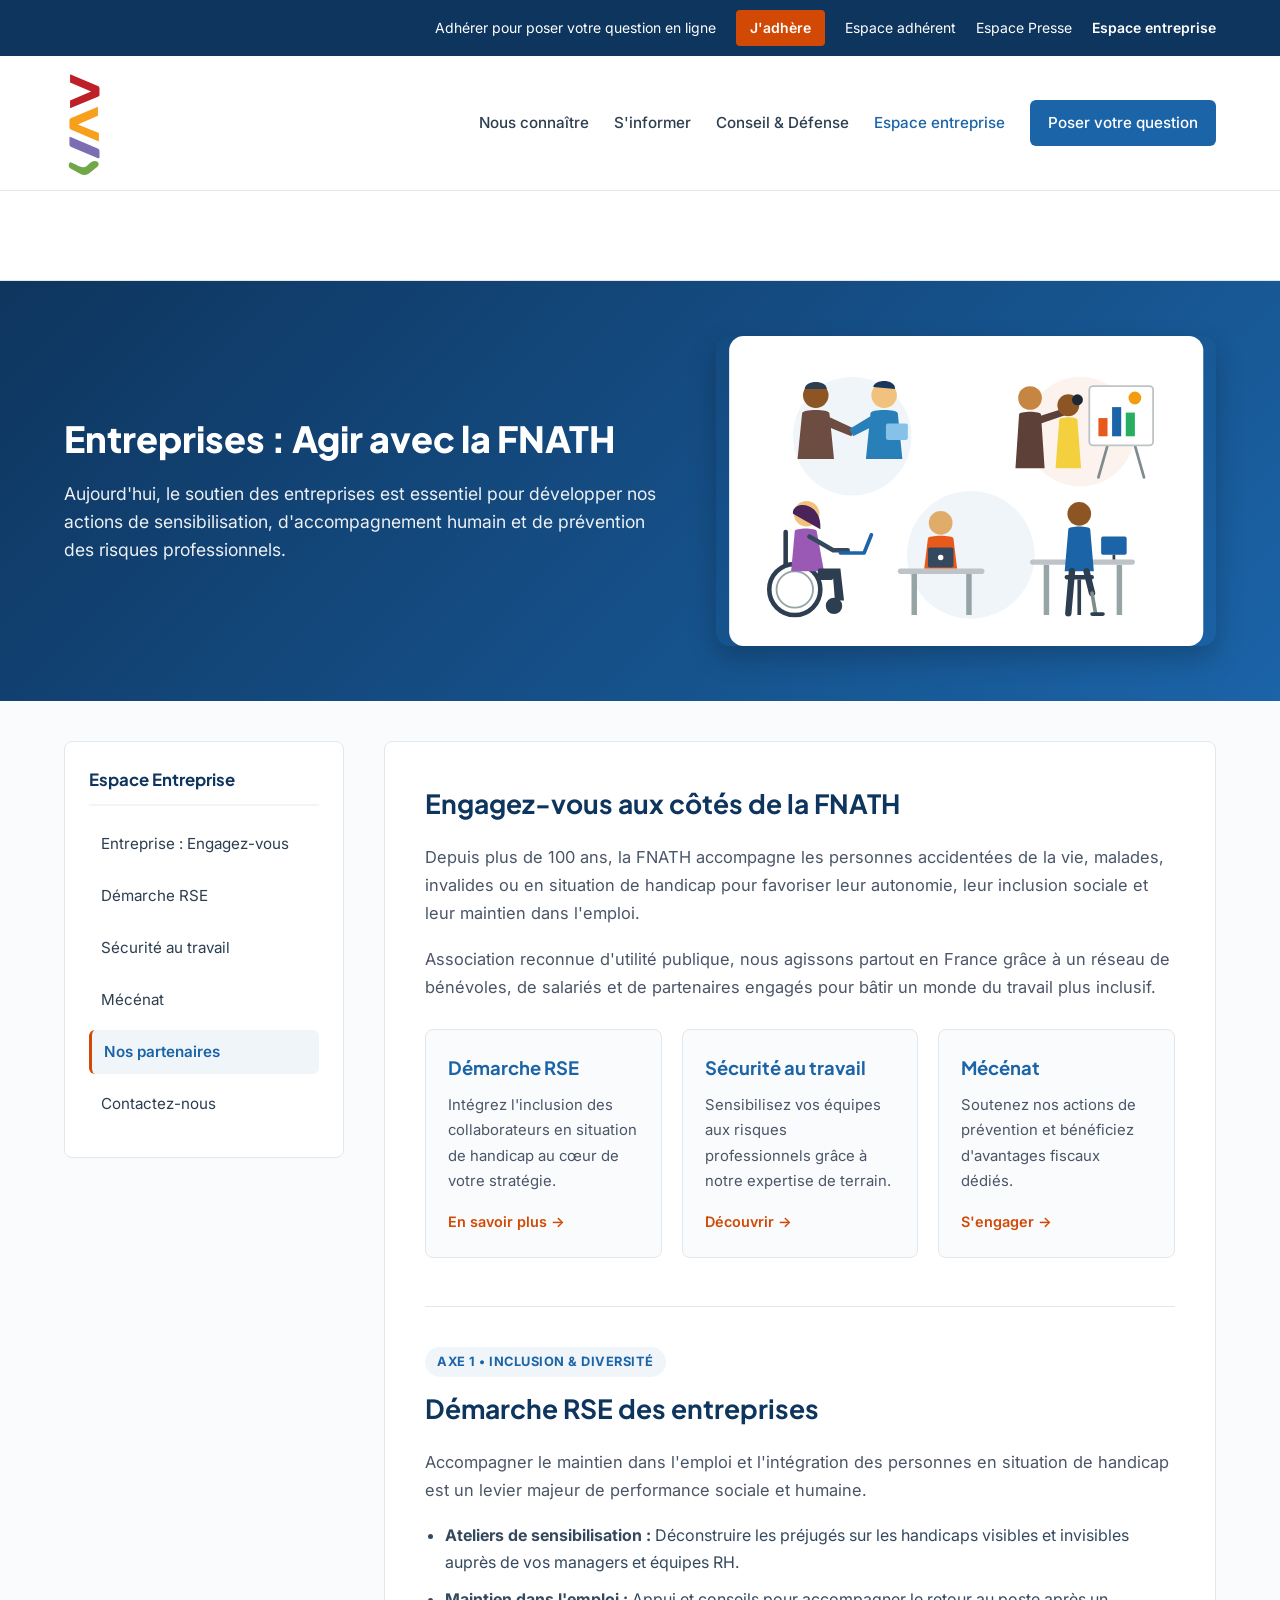
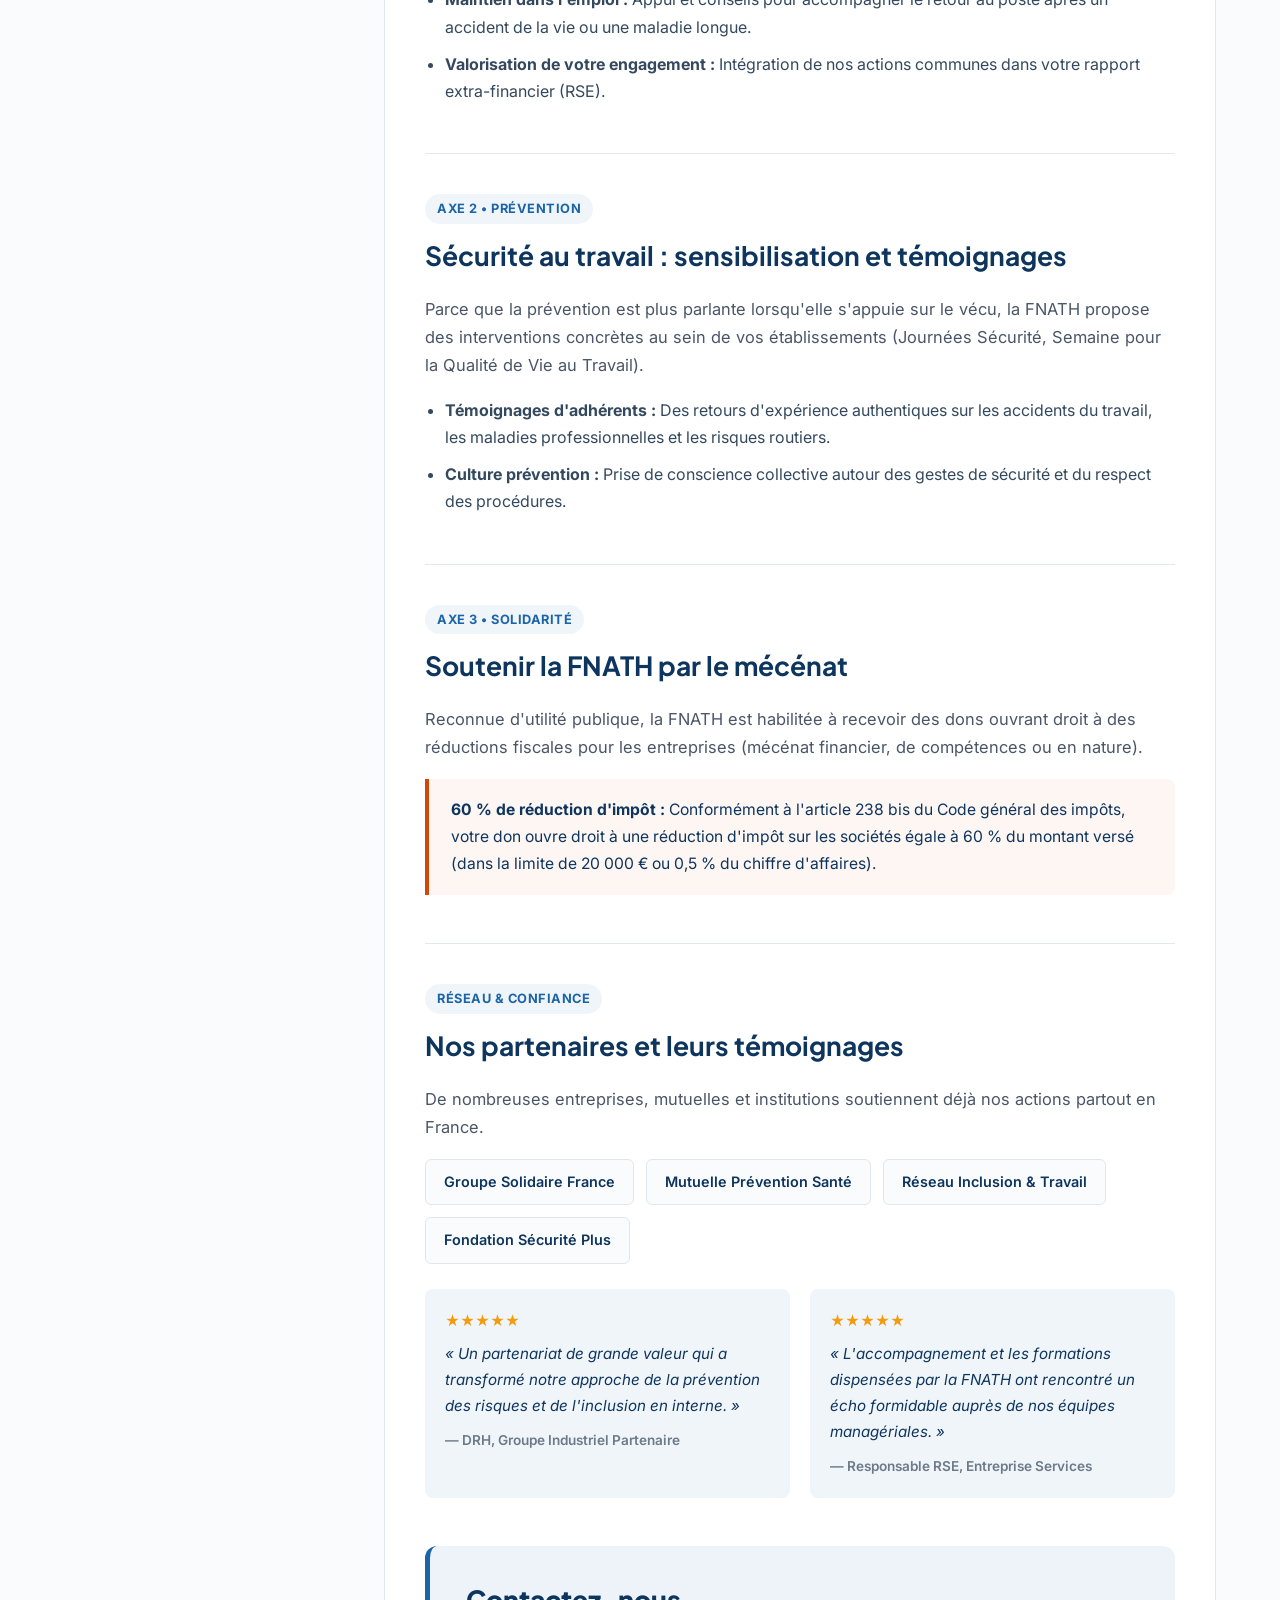
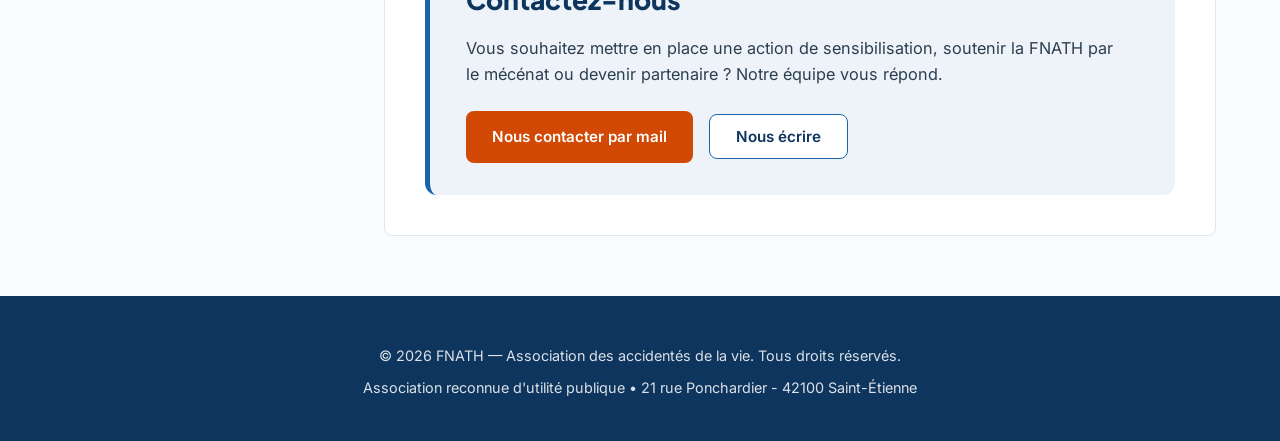
<file: index.html>
<!DOCTYPE html>
<html lang="fr">
<head>
    <meta charset="UTF-8">
    <meta name="viewport" content="width=device-width, initial-scale=1.0">
    <title>Espace Entreprises – Engagez-vous aux côtés de la FNATH</title>
    <!-- Google Fonts -->
    <link rel="preconnect" href="https://fonts.googleapis.com">
    <link rel="preconnect" href="https://fonts.gstatic.com" crossorigin>
    <link href="https://fonts.googleapis.com/css2?family=Inter:wght@400;500;600&family=Plus+Jakarta+Sans:wght@600;700;800&display=swap" rel="stylesheet">
    <link rel="stylesheet" href="style.css">
</head>
<body>

    <!-- Top Bar -->
    <div class="top-bar">
        <a href="#">Adhérer pour poser votre question en ligne</a>
        <a href="#" class="btn-adherer-top">J'adhère</a>
        <a href="#">Espace adhérent</a>
        <a href="#">Espace Presse</a>
        <a href="#" style="font-weight: 600;">Espace entreprise</a>
    </div>


    <!-- Main Header -->
    <header class="main-header">
        
<!-- LOGO FNATH -->
<a href="https://www.fnath.org" class="logo-container">

    <svg
        xmlns="http://www.w3.org/2000/svg"
        viewBox="0 0 120 355"
        width="45"
        height="125"
        style="width:45px; height:125px; max-width:45px; display:block; flex-shrink:0;"
        role="img"
        aria-label="Logo FNATH">

        <!-- ROUGE -->
        <path
            d="M15 20 L105 58 Q110 60 110 65
               L110 87 Q110 91 105 93
               L15 130 L15 105 L83 76 L15 47 Z"
            fill="#BD2028"/>

        <!-- ORANGE -->
        <path
            d="M105 125 L15 163 Q13 165 13 171
               L13 191 Q13 196 19 199
               L108 237 L108 210 L40 182 L105 154 Z"
            fill="#F6A01C"/>

        <!-- VIOLET -->
        <path
            d="M15 222 Q13 222 13 228
               L13 247 Q13 252 19 255
               L105 291 Q110 293 110 288
               L110 268 Q110 263 104 260 Z"
            fill="#7D6DB1"/>

        <!-- VERT -->
        <path
            d="M15 304 C30 307 43 320 58 320
               C73 320 78 300 95 300
               C106 300 111 310 104 318
               L77 340 C68 347 56 346 47 341
               L18 325 C10 321 8 311 15 304 Z"
            fill="#70A848"/>

    </svg>

</a>

        <nav class="main-nav">
            <a href="#">Nous connaître</a>
            <a href="#">S'informer</a>
            <a href="#">Conseil & Défense</a>
            <a href="#" class="active">Espace entreprise</a>
            <a href="#" class="btn-question">Poser votre question</a>
        </nav>
    </header>
<header class="main-header">

    <a href="https://www.fnath.org" class="logo-container">
        <!-- Ton SVG du logo FNATH ici -->
    </a>

    <nav class="main-nav">
        <!-- Tes liens de navigation ici -->
    </nav>

</header>


        

    <!-- Hero Section avec le dessin vectoriel inclusif -->
    <section class="hero-section">
        <div class="hero-content">
            <h2>Entreprises : Agir avec la FNATH</h2>
            <p>Aujourd'hui, le soutien des entreprises est essentiel pour développer nos actions de sensibilisation, d'accompagnement humain et de prévention des risques professionnels.</p>
        </div>
        <div class="hero-illustration">
            <svg viewBox="0 0 520 340" fill="none" xmlns="http://www.w3.org/2000/svg" role="img" aria-label="Illustration de collaborateurs en situation de handicap travaillant ensemble">
                <rect width="520" height="340" rx="16" fill="#FFFFFF"/>
                <circle cx="135" cy="110" r="65" fill="#F0F5FA"/>
                <circle cx="385" cy="105" r="60" fill="#FDF3EE"/>
                <circle cx="265" cy="240" r="70" fill="#F0F5FA"/>

                <!-- Scène 1 : Poignée de main -->
                <circle cx="95" cy="65" r="14" fill="#8D5524"/>
                <path d="M83 58 C83 48, 107 48, 107 58" fill="#2C3E50"/>
                <path d="M75 135 L80 85 C80 80, 110 80, 110 85 L115 135 Z" fill="#6D4C41"/>
                <path d="M108 88 L138 102 L134 110 L104 98 Z" fill="#6D4C41"/>
                <circle cx="170" cy="65" r="14" fill="#F1C27D"/>
                <path d="M158 56 C160 47, 182 47, 182 58" fill="#1B365D"/>
                <path d="M150 135 L155 85 C155 80, 185 80, 185 85 L190 135 Z" fill="#2980B9"/>
                <path d="M155 88 L132 102 L136 110 L160 98 Z" fill="#2980B9"/>
                <rect x="172" y="96" width="24" height="18" rx="2" fill="#85C1E9"/>

                <!-- Scène 2 : Présentation -->
                <line x1="415" y1="120" x2="405" y2="155" stroke="#7F8C8D" stroke-width="3" stroke-linecap="round"/>
                <line x1="445" y1="120" x2="455" y2="155" stroke="#7F8C8D" stroke-width="3" stroke-linecap="round"/>
                <rect x="395" y="55" width="70" height="65" rx="4" fill="#FFFFFF" stroke="#BDC3C7" stroke-width="2"/>
                <rect x="405" y="90" width="10" height="20" fill="#E85A1B"/>
                <rect x="420" y="78" width="10" height="32" fill="#1B64A8"/>
                <rect x="435" y="84" width="10" height="26" fill="#27AE60"/>
                <circle cx="445" cy="68" r="7" fill="#F39C12"/>
                <circle cx="330" cy="68" r="13" fill="#C68642"/>
                <path d="M314 145 L318 86 C318 82, 342 82, 342 86 L346 145 Z" fill="#5D4037"/>
                <path d="M340 88 L372 78 L374 85 L342 96 Z" fill="#5D4037"/>
                <circle cx="372" cy="76" r="12" fill="#8D5524"/>
                <circle cx="382" cy="70" r="6" fill="#1C2833"/>
                <path d="M358 145 L362 92 C362 88, 382 88, 382 92 L386 145 Z" fill="#F4D03F"/>

                <!-- Scène 3 : Fauteuil roulant -->
                <path d="M62 215 L62 265 L112 265" stroke="#2C3E50" stroke-width="5" stroke-linecap="round" stroke-linejoin="round"/>
                <circle cx="72" cy="278" r="28" stroke="#2C3E50" stroke-width="5" fill="#FFFFFF"/>
                <circle cx="72" cy="278" r="20" stroke="#95A5A6" stroke-width="2"/>
                <circle cx="115" cy="296" r="9" fill="#2C3E50"/>
                <circle cx="85" cy="195" r="14" fill="#F1C27D"/>
                <path d="M70 195 C68 180, 102 180, 100 212" fill="#4A235A"/>
                <path d="M68 258 L72 214 C72 210, 96 210, 96 214 L104 258 Z" fill="#9B59B6"/>
                <path d="M98 255 L122 255 L126 290 L116 290 L114 265 L96 265 Z" fill="#2C3E50"/>
                <path d="M88 220 L114 235 L130 235" stroke="#34495E" stroke-width="5" stroke-linecap="round"/>
                <path d="M122 238 L148 238 L156 218" stroke="#1B64A8" stroke-width="4" stroke-linecap="round" stroke-linejoin="round"/>

                <!-- Scène 4 : Bureau -->
                <rect x="185" y="255" width="95" height="6" rx="3" fill="#BDC3C7"/>
                <rect x="200" y="261" width="6" height="45" fill="#95A5A6"/>
                <rect x="260" y="261" width="6" height="45" fill="#95A5A6"/>
                <circle cx="232" cy="205" r="13" fill="#E0AC69"/>
                <path d="M214 255 L218 222 C218 218, 246 218, 246 222 L250 255 Z" fill="#E85A1B"/>
                <rect x="218" y="232" width="28" height="22" rx="2" fill="#34495E"/>
                <circle cx="232" cy="243" r="3" fill="#FFFFFF"/>

                <!-- Scène 5 : Prothèse -->
                <rect x="330" y="245" width="115" height="6" rx="3" fill="#BDC3C7"/>
                <rect x="345" y="251" width="6" height="55" fill="#95A5A6"/>
                <rect x="425" y="251" width="6" height="55" fill="#95A5A6"/>
                <rect x="368" y="262" width="32" height="5" rx="2" fill="#2C3E50"/>
                <line x1="384" y1="267" x2="384" y2="306" stroke="#2C3E50" stroke-width="4"/>
                <circle cx="384" cy="195" r="13" fill="#8D5524"/>
                <path d="M368 258 L372 212 C372 208, 396 208, 396 212 L400 258 Z" fill="#1B64A8"/>
                <path d="M376 258 L372 304" stroke="#2C3E50" stroke-width="7" stroke-linecap="round"/>
                <path d="M392 258 L398 282" stroke="#2C3E50" stroke-width="7" stroke-linecap="round"/>
                <line x1="398" y1="282" x2="402" y2="305" stroke="#7F8C8D" stroke-width="4" stroke-linecap="round"/>
                <path d="M398 305 L410 305" stroke="#2C3E50" stroke-width="4" stroke-linecap="round"/>
                <rect x="408" y="220" width="28" height="20" rx="2" fill="#1B64A8"/>
                <line x1="422" y1="240" x2="422" y2="245" stroke="#2C3E50" stroke-width="3"/>
            </svg>
        </div>
    </section>

    <!-- Layout with Sidebar & Content -->
    <div class="container-layout">
        <!-- Sidebar Navigation avec ancres fonctionnelles -->
        <aside class="sidebar">
            <h3>Espace Entreprise</h3>
            <ul>
                <li><a href="#engager" class="active">Entreprise : Engagez-vous</a></li>
                <li><a href="#demarche-rse">Démarche RSE</a></li>
                <li><a href="#securite-travail">Sécurité au travail</a></li>
                <li><a href="#mecenat">Mécénat</a></li>
                <li><a href="#partenaires">Nos partenaires</a></li>
                <li><a href="#contactez-nous">Contactez-nous</a></li>
            </ul>
        </aside>

        <!-- Main Content Area -->
        <main class="content-main">
            <!-- 1. Introduction -->
            <section id="engager" class="content-section">
                <h2>Engagez-vous aux côtés de la FNATH</h2>
                <p>Depuis plus de 100 ans, la FNATH accompagne les personnes accidentées de la vie, malades, invalides ou en situation de handicap pour favoriser leur autonomie, leur inclusion sociale et leur maintien dans l'emploi.</p>
                <p>Association reconnue d'utilité publique, nous agissons partout en France grâce à un réseau de bénévoles, de salariés et de partenaires engagés pour bâtir un monde du travail plus inclusif.</p>

                <div class="pillars-grid">
                    <div class="pillar-card">
                        <h3>Démarche RSE</h3>
                        <p>Intégrez l'inclusion des collaborateurs en situation de handicap au cœur de votre stratégie.</p>
                        <a href="#demarche-rse" class="card-link">En savoir plus →</a>
                    </div>
                    <div class="pillar-card">
                        <h3>Sécurité au travail</h3>
                        <p>Sensibilisez vos équipes aux risques professionnels grâce à notre expertise de terrain.</p>
                        <a href="#securite-travail" class="card-link">Découvrir →</a>
                    </div>
                    <div class="pillar-card">
                        <h3>Mécénat</h3>
                        <p>Soutenez nos actions de prévention et bénéficiez d'avantages fiscaux dédiés.</p>
                        <a href="#mecenat" class="card-link">S'engager →</a>
                    </div>
                </div>
            </section>

            <!-- 2. Rubrique Démarche RSE -->
            <section id="demarche-rse" class="content-section section-divider">
                <span class="section-badge">Axe 1 • Inclusion & Diversité</span>
                <h2>Démarche RSE des entreprises</h2>
                <p>Accompagner le maintien dans l'emploi et l'intégration des personnes en situation de handicap est un levier majeur de performance sociale et humaine.</p>
                <ul class="feature-list">
                    <li><strong>Ateliers de sensibilisation :</strong> Déconstruire les préjugés sur les handicaps visibles et invisibles auprès de vos managers et équipes RH.</li>
                    <li><strong>Maintien dans l'emploi :</strong> Appui et conseils pour accompagner le retour au poste après un accident de la vie ou une maladie longue.</li>
                    <li><strong>Valorisation de votre engagement :</strong> Intégration de nos actions communes dans votre rapport extra-financier (RSE).</li>
                </ul>
            </section>

            <!-- 3. Rubrique Sécurité au travail -->
            <section id="securite-travail" class="content-section section-divider">
                <span class="section-badge">Axe 2 • Prévention</span>
                <h2>Sécurité au travail : sensibilisation et témoignages</h2>
                <p>Parce que la prévention est plus parlante lorsqu'elle s'appuie sur le vécu, la FNATH propose des interventions concrètes au sein de vos établissements (Journées Sécurité, Semaine pour la Qualité de Vie au Travail).</p>
                <ul class="feature-list">
                    <li><strong>Témoignages d'adhérents :</strong> Des retours d'expérience authentiques sur les accidents du travail, les maladies professionnelles et les risques routiers.</li>
                    <li><strong>Culture prévention :</strong> Prise de conscience collective autour des gestes de sécurité et du respect des procédures.</li>
                </ul>
            </section>

            <!-- 4. Rubrique Mécénat -->
            <section id="mecenat" class="content-section section-divider">
                <span class="section-badge">Axe 3 • Solidarité</span>
                <h2>Soutenir la FNATH par le mécénat</h2>
                <p>Reconnue d'utilité publique, la FNATH est habilitée à recevoir des dons ouvrant droit à des réductions fiscales pour les entreprises (mécénat financier, de compétences ou en nature).</p>
                <div class="mecenat-highlight">
                    <strong>60 % de réduction d'impôt :</strong> Conformément à l'article 238 bis du Code général des impôts, votre don ouvre droit à une réduction d'impôt sur les sociétés égale à 60 % du montant versé (dans la limite de 20 000 € ou 0,5 % du chiffre d'affaires).
                </div>
            </section>

            <!-- 5. Rubrique Nos partenaires & Avis -->
            <section id="partenaires" class="content-section section-divider">
                <span class="section-badge">Réseau & Confiance</span>
                <h2>Nos partenaires et leurs témoignages</h2>
                <p>De nombreuses entreprises, mutuelles et institutions soutiennent déjà nos actions partout en France.</p>
                
                <div class="partners-logos">
                    <span class="partner-pill">Groupe Solidaire France</span>
                    <span class="partner-pill">Mutuelle Prévention Santé</span>
                    <span class="partner-pill">Réseau Inclusion & Travail</span>
                    <span class="partner-pill">Fondation Sécurité Plus</span>
                </div>

                <div class="testimonials-grid">
                    <div class="testimonial-card">
                        <div class="stars">★★★★★</div>
                        <p>« Un partenariat de grande valeur qui a transformé notre approche de la prévention des risques et de l'inclusion en interne. »</p>
                        <div class="testimonial-author">— DRH, Groupe Industriel Partenaire</div>
                    </div>
                    <div class="testimonial-card">
                        <div class="stars">★★★★★</div>
                        <p>« L'accompagnement et les formations dispensées par la FNATH ont rencontré un écho formidable auprès de nos équipes managériales. »</p>
                        <div class="testimonial-author">— Responsable RSE, Entreprise Services</div>
                    </div>
                </div>
            </section>

            <!-- 6. Rubrique Contactez-nous -->
            <section class="contact-card-fnath" id="contactez-nous">
                <h3>Contactez-nous</h3>
                <p>Vous souhaitez mettre en place une action de sensibilisation, soutenir la FNATH par le mécénat ou devenir partenaire ? Notre équipe vous répond.</p>
                <div class="contact-actions">
                    <a href="mailto:communication@fnath.com" class="btn-mail-orange">Nous contacter par mail</a>
                    <button type="button" class="btn-ecrire-outline" id="btn-toggle-form">Nous écrire</button>
                </div>

                <form class="contact-inline-form" id="contact-form" hidden>
                    <div class="form-row">
                        <input type="text" placeholder="Nom de votre entreprise" required>
                        <input type="email" placeholder="Votre email professionnel" required>
                    </div>
                    <textarea rows="3" placeholder="Votre message (RSE, sécurité au travail, mécénat, partenariat...)" required></textarea>
                    <button type="submit" class="btn-mail-orange">Envoyer le message</button>
                    <span class="form-feedback" id="form-feedback"></span>
                </form>
            </section>
        </main>
    </div>

    <!-- Footer -->
    <footer>
        <p>&copy; 2026 FNATH — Association des accidentés de la vie. Tous droits réservés.</p>
        <p>Association reconnue d'utilité publique • 21 rue Ponchardier - 42100 Saint-Étienne</p>
    </footer>

    <script src="script.js"></script>
</body>
</html>
</file>
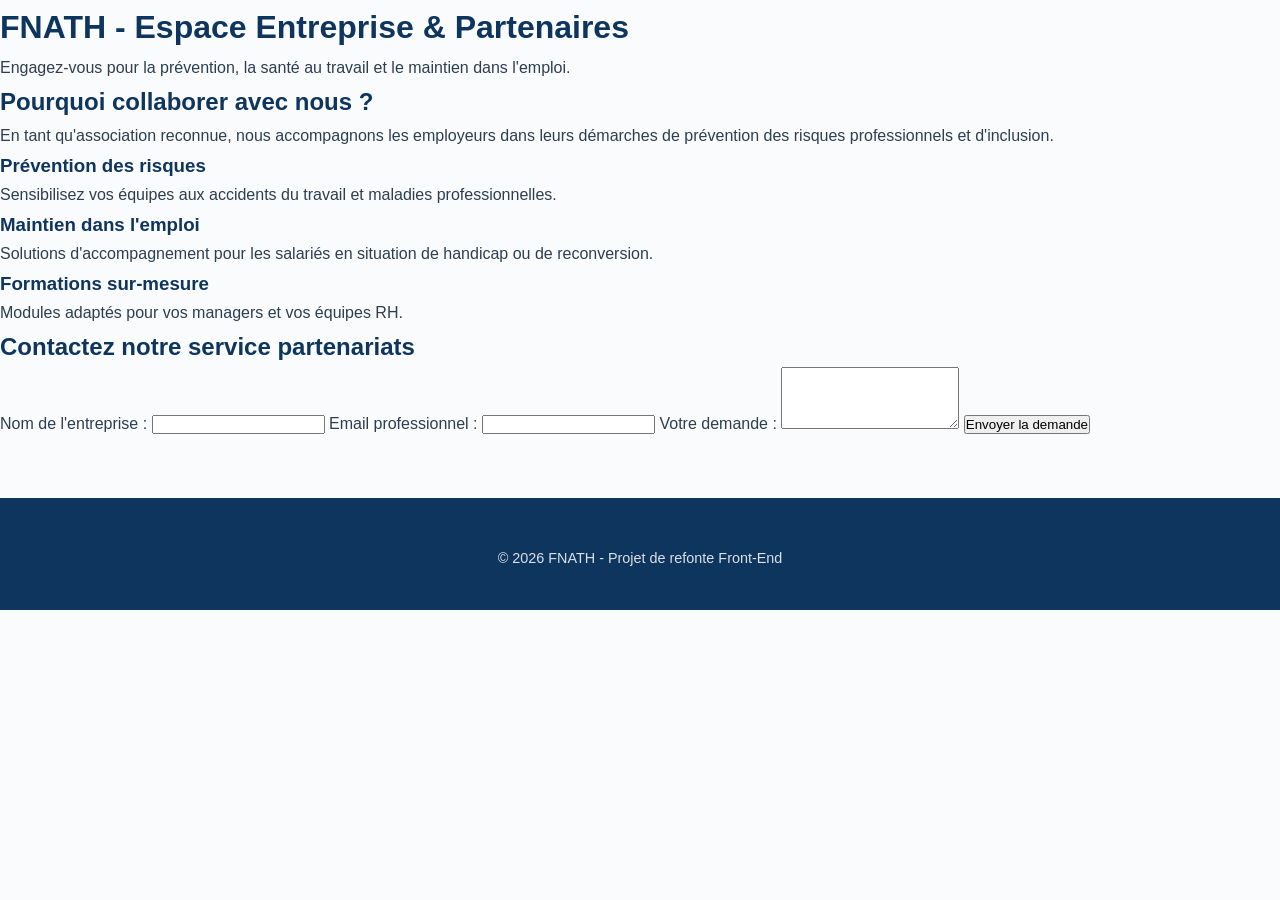
<file: entreprise.html>
<!DOCTYPE html>
<html lang="fr">
<head>
    <meta charset="UTF-8">
    <meta name="viewport" content="width=device-width, initial-scale=1.0">
    <title>Espace Entreprise - FNATH</title>
    <link rel="stylesheet" href="style.css">
</head>
<body>

    <!-- En-tête de la page -->
    <header>
        <div class="container">
            <h1>FNATH - Espace Entreprise & Partenaires</h1>
            <p>Engagez-vous pour la prévention, la santé au travail et le maintien dans l'emploi.</p>
        </div>
    </header>

    <!-- Contenu principal -->
    <main class="container">
        <section class="intro">
            <h2>Pourquoi collaborer avec nous ?</h2>
            <p>En tant qu'association reconnue, nous accompagnons les employeurs dans leurs démarches de prévention des risques professionnels et d'inclusion.</p>
        </section>

        <!-- Nos services en grille -->
        <section class="services-grid">
            <div class="card">
                <h3>Prévention des risques</h3>
                <p>Sensibilisez vos équipes aux accidents du travail et maladies professionnelles.</p>
            </div>
            <div class="card">
                <h3>Maintien dans l'emploi</h3>
                <p>Solutions d'accompagnement pour les salariés en situation de handicap ou de reconversion.</p>
            </div>
            <div class="card">
                <h3>Formations sur-mesure</h3>
                <p>Modules adaptés pour vos managers et vos équipes RH.</p>
            </div>
        </section>

        <!-- Formulaire de contact interactif -->
        <section class="contact-section">
            <h2>Contactez notre service partenariats</h2>
            <form id="contactForm">
                <label for="societe">Nom de l'entreprise :</label>
                <input type="text" id="societe" required>

                <label for="email">Email professionnel :</label>
                <input type="email" id="email" required>

                <label for="message">Votre demande :</label>
                <textarea id="message" rows="4" required></textarea>

                <button type="submit">Envoyer la demande</button>
            </form>
            <p id="formMessage" style="color: green; margin-top: 10px;"></p>
        </section>
    </main>

    <!-- Pied de page -->
    <footer>
        <p>&copy; 2026 FNATH - Projet de refonte Front-End</p>
    </footer>

    <script src="script.js"></script>
</body>
</html>
</file>
<file: style.css>
:root {
    --fnath-dark: #0E355E;
    --fnath-blue: #1B64A8;
    --fnath-blue-light: #F0F5FA;
    --fnath-orange: #D14905;
    --fnath-orange-hover: #B83D00;
    --fnath-text: #2C3E50;
    --fnath-gray: #6C7A89;
    --fnath-bg: #FAFBFC;
    --fnath-border: #E1E8ED;
}

html {
    scroll-behavior: smooth;
}

* {
    box-sizing: border-box;
    margin: 0;
    padding: 0;
}

body {
    font-family: 'Inter', sans-serif;
    color: var(--fnath-text);
    background-color: var(--fnath-bg);
    line-height: 1.7;
}

h1, h2, h3, h4 {
    font-family: 'Plus Jakarta Sans', sans-serif;
    color: var(--fnath-dark);
}

/* Top Bar */
.top-bar {
    background-color: var(--fnath-dark);
    color: #FFFFFF;
    font-size: 0.875rem;
    padding: 10px 5%;
    display: flex;
    justify-content: flex-end;
    align-items: center;
    gap: 20px;
}

.top-bar a {
    color: #FFFFFF;
    text-decoration: none;
    transition: opacity 0.2s;
}

.top-bar a:hover {
    opacity: 0.8;
}

.btn-adherer-top {
    background-color: var(--fnath-orange);
    color: #FFFFFF !important;
    padding: 6px 14px;
    border-radius: 4px;
    font-weight: 600;
}


/* Main Header */
.main-header {
    background-color: #FFFFFF;
    border-bottom: 1px solid var(--fnath-border);
    padding: 15px 5%;
    display: flex;
    justify-content: space-between;
    align-items: center;
    position: sticky;
    top: 0;
    z-index: 1000;
}

.logo-container {
    display: flex;
    align-items: center;
    gap: 12px;
    text-decoration: none;
}

.logo-svg {
    display: flex;
    align-items: center;
    gap: 8px;
}

.logo-text h1 {
    font-size: 1.25rem;
    font-weight: 800;
    color: var(--fnath-dark);
    line-height: 1.1;
}

.logo-text span {
    font-size: 0.7rem;
    color: var(--fnath-gray);
    text-transform: uppercase;
    letter-spacing: 0.5px;
}

.main-nav {
    display: flex;
    align-items: center;
    gap: 24px;
}

.main-nav a {
    text-decoration: none;
    color: var(--fnath-text);
    font-weight: 500;
    font-size: 0.95rem;
    transition: color 0.2s;
}

.main-nav a:hover, .main-nav a.active {
    color: var(--fnath-blue);
}

.btn-question {
    background-color: var(--fnath-blue);
    color: #FFFFFF !important;
    padding: 10px 18px;
    border-radius: 6px;
    font-weight: 600;
    font-size: 0.9rem;
    transition: background 0.2s;
}

.btn-question:hover {
    background-color: var(--fnath-dark);
}



/* Hero Section */
.hero-section {
    background: linear-gradient(135deg, var(--fnath-dark) 0%, var(--fnath-blue) 100%);
    color: #FFFFFF;
    padding: 55px 5%;
    display: grid;
    grid-template-columns: 1.1fr 0.9fr;
    gap: 40px;
    align-items: center;
}

.hero-content h2 {
    font-size: 2.25rem;
    color: #FFFFFF;
    margin-bottom: 20px;
    font-weight: 800;
    line-height: 1.2;
}

.hero-content p {
    font-size: 1.1rem;
    opacity: 0.92;
    line-height: 1.6;
}

.hero-illustration svg {
    width: 100%;
    height: auto;
    max-height: 310px;
    border-radius: 14px;
    box-shadow: 0 12px 28px rgba(0, 0, 0, 0.22);
    display: block;
}

/* Layout with Sidebar */
.container-layout {
    max-width: 1280px;
    margin: 40px auto;
    padding: 0 5%;
    display: grid;
    grid-template-columns: 280px 1fr;
    gap: 40px;
}

/* Sidebar */
.sidebar {
    background: #FFFFFF;
    border: 1px solid var(--fnath-border);
    border-radius: 8px;
    padding: 24px;
    height: fit-content;
    position: sticky;
    top: 100px;
}

.sidebar h3 {
    font-size: 1.05rem;
    font-weight: 700;
    color: var(--fnath-dark);
    margin-bottom: 16px;
    padding-bottom: 10px;
    border-bottom: 2px solid var(--fnath-blue-light);
}

.sidebar ul {
    list-style: none;
}

.sidebar li {
    margin-bottom: 8px;
}

.sidebar a {
    text-decoration: none;
    color: var(--fnath-text);
    font-size: 0.95rem;
    display: block;
    padding: 9px 12px;
    border-radius: 6px;
    transition: all 0.2s;
}

.sidebar a:hover {
    background-color: var(--fnath-blue-light);
    color: var(--fnath-blue);
}

.sidebar a.active {
    background-color: var(--fnath-blue-light);
    color: var(--fnath-blue);
    font-weight: 600;
    border-left: 3px solid var(--fnath-orange);
}

/* Main Content */
.content-main {
    background: #FFFFFF;
    border: 1px solid var(--fnath-border);
    border-radius: 8px;
    padding: 40px;
}

.content-section {
    scroll-margin-top: 110px;
}

.section-divider {
    margin-top: 48px;
    padding-top: 40px;
    border-top: 1px solid var(--fnath-border);
}

.section-badge {
    display: inline-block;
    background-color: var(--fnath-blue-light);
    color: var(--fnath-blue);
    font-size: 0.8rem;
    font-weight: 700;
    text-transform: uppercase;
    letter-spacing: 0.5px;
    padding: 4px 12px;
    border-radius: 20px;
    margin-bottom: 10px;
}

.content-main h2 {
    font-size: 1.65rem;
    margin-bottom: 16px;
    color: var(--fnath-dark);
}

.content-main p {
    margin-bottom: 18px;
    font-size: 1.03rem;
    color: #4A5568;
}

/* Listes à puces soignées */
.feature-list {
    margin: 15px 0 10px 20px;
    color: #34495E;
}

.feature-list li {
    margin-bottom: 10px;
    font-size: 1rem;
}

/* Encart fiscal Mécénat */
.mecenat-highlight {
    background-color: #FDF6F2;
    border-left: 4px solid var(--fnath-orange);
    padding: 18px 22px;
    border-radius: 0 8px 8px 0;
    color: var(--fnath-dark);
    font-size: 0.98rem;
    margin-top: 15px;
}

/* Pastilles partenaires */
.partners-logos {
    display: flex;
    flex-wrap: wrap;
    gap: 12px;
    margin-bottom: 25px;
}

.partner-pill {
    background-color: var(--fnath-bg);
    border: 1px solid var(--fnath-border);
    padding: 10px 18px;
    border-radius: 6px;
    font-weight: 600;
    font-size: 0.9rem;
    color: var(--fnath-dark);
}

/* Cards Grid */
.pillars-grid {
    display: grid;
    grid-template-columns: repeat(auto-fit, minmax(230px, 1fr));
    gap: 20px;
    margin-top: 28px;
}

.pillar-card {
    background: var(--fnath-bg);
    border: 1px solid var(--fnath-border);
    border-radius: 8px;
    padding: 22px;
    transition: transform 0.2s, box-shadow 0.2s;
}

.pillar-card:hover {
    transform: translateY(-3px);
    box-shadow: 0 8px 20px rgba(0,0,0,0.06);
    border-color: var(--fnath-blue);
}

.pillar-card h3 {
    font-size: 1.15rem;
    color: var(--fnath-blue);
    margin-bottom: 10px;
}

.pillar-card p {
    font-size: 0.93rem;
    margin-bottom: 14px;
}

.card-link {
    color: var(--fnath-orange);
    text-decoration: none;
    font-weight: 600;
    font-size: 0.9rem;
}

.card-link:hover {
    text-decoration: underline;
}

/* Testimonials Grid */
.testimonials-grid {
    display: grid;
    grid-template-columns: repeat(auto-fit, minmax(280px, 1fr));
    gap: 20px;
}

.testimonial-card {
    background: var(--fnath-blue-light);
    border-radius: 8px;
    padding: 20px;
}

.stars {
    color: #F39C12;
    margin-bottom: 8px;
    font-size: 0.9rem;
}

.testimonial-card p {
    font-size: 0.95rem;
    font-style: italic;
    color: var(--fnath-dark);
    margin-bottom: 10px;
}

.testimonial-author {
    font-size: 0.85rem;
    font-weight: 600;
    color: var(--fnath-gray);
}

/* Rubrique Contactez-nous */
.contact-card-fnath {
    background-color: #EDF3F9;
    border-left: 5px solid var(--fnath-blue);
    border-radius: 12px;
    padding: 32px 36px;
    margin-top: 48px;
    scroll-margin-top: 110px;
}

.contact-card-fnath h3 {
    font-size: 1.65rem;
    font-weight: 800;
    color: var(--fnath-dark);
    margin-bottom: 12px;
}

.contact-card-fnath p {
    color: #2C3E50;
    font-size: 1.02rem;
    max-width: 650px;
    margin-bottom: 24px;
    line-height: 1.6;
}

.contact-actions {
    display: flex;
    flex-wrap: wrap;
    gap: 16px;
    align-items: center;
}

.btn-mail-orange {
    background-color: var(--fnath-orange);
    color: #FFFFFF;
    padding: 13px 26px;
    border-radius: 8px;
    text-decoration: none;
    font-weight: 600;
    font-size: 0.95rem;
    border: none;
    cursor: pointer;
    transition: background-color 0.2s;
    display: inline-block;
}

.btn-mail-orange:hover {
    background-color: var(--fnath-orange-hover);
}

.btn-ecrire-outline {
    background-color: #FFFFFF;
    color: var(--fnath-dark);
    border: 1.5px solid var(--fnath-blue);
    padding: 12px 26px;
    border-radius: 8px;
    font-weight: 600;
    font-size: 0.95rem;
    font-family: inherit;
    cursor: pointer;
    transition: all 0.2s;
}

.btn-ecrire-outline:hover {
    background-color: var(--fnath-blue);
    color: #FFFFFF;
}

/* Formulaire dépliable */
.contact-inline-form {
    margin-top: 24px;
    padding-top: 22px;
    border-top: 1px solid #D3E0EE;
    display: flex;
    flex-direction: column;
    gap: 14px;
    max-width: 600px;
}

.contact-inline-form[hidden] {
    display: none;
}

.form-row {
    display: grid;
    grid-template-columns: 1fr 1fr;
    gap: 12px;
}

.contact-inline-form input,
.contact-inline-form textarea {
    width: 100%;
    padding: 11px 14px;
    border: 1px solid #CBD6E2;
    border-radius: 6px;
    font-family: inherit;
    font-size: 0.95rem;
    background: #FFFFFF;
}

.contact-inline-form input:focus,
.contact-inline-form textarea:focus {
    outline: none;
    border-color: var(--fnath-blue);
}

.form-feedback {
    font-size: 0.9rem;
    font-weight: 600;
    color: #1E7E34;
}

/* Footer */
footer {
    background-color: var(--fnath-dark);
    color: #FFFFFF;
    padding: 40px 5%;
    text-align: center;
    margin-top: 60px;
    font-size: 0.9rem;
}

footer p {
    opacity: 0.85;
    margin-top: 8px;
}

@media (max-width: 900px) {
    .hero-section {
        grid-template-columns: 1fr;
    }
    .container-layout {
        grid-template-columns: 1fr;
    }
    .sidebar {
        position: static;
    }
    .form-row {
        grid-template-columns: 1fr;
    }
}


/* LOGO FNATH PETIT ET À GAUCHE */

.main-header {
    display: flex;
    align-items: center;
    justify-content: space-between;
    padding: 12px 5%;
    min-height: 90px;
}

.logo-container {
    display: flex;
    align-items: center;
    justify-content: flex-start;
    width: 55px;
    flex-shrink: 0;
    margin: 0;
    padding: 0;
}

.logo-container svg {
    display: block;
    width: 40px !important;
    height: 110px !important;
    max-width: 40px !important;
    max-height: 110px !important;
    flex-shrink: 0;
}

.main-nav {
    display: flex;
    align-items: center;
    gap: 25px;
    margin-left: auto;
}

@media (max-width: 768px) {
    .logo-container svg {
        width: 30px !important;
        height: 83px !important;
    }
}
</file>
